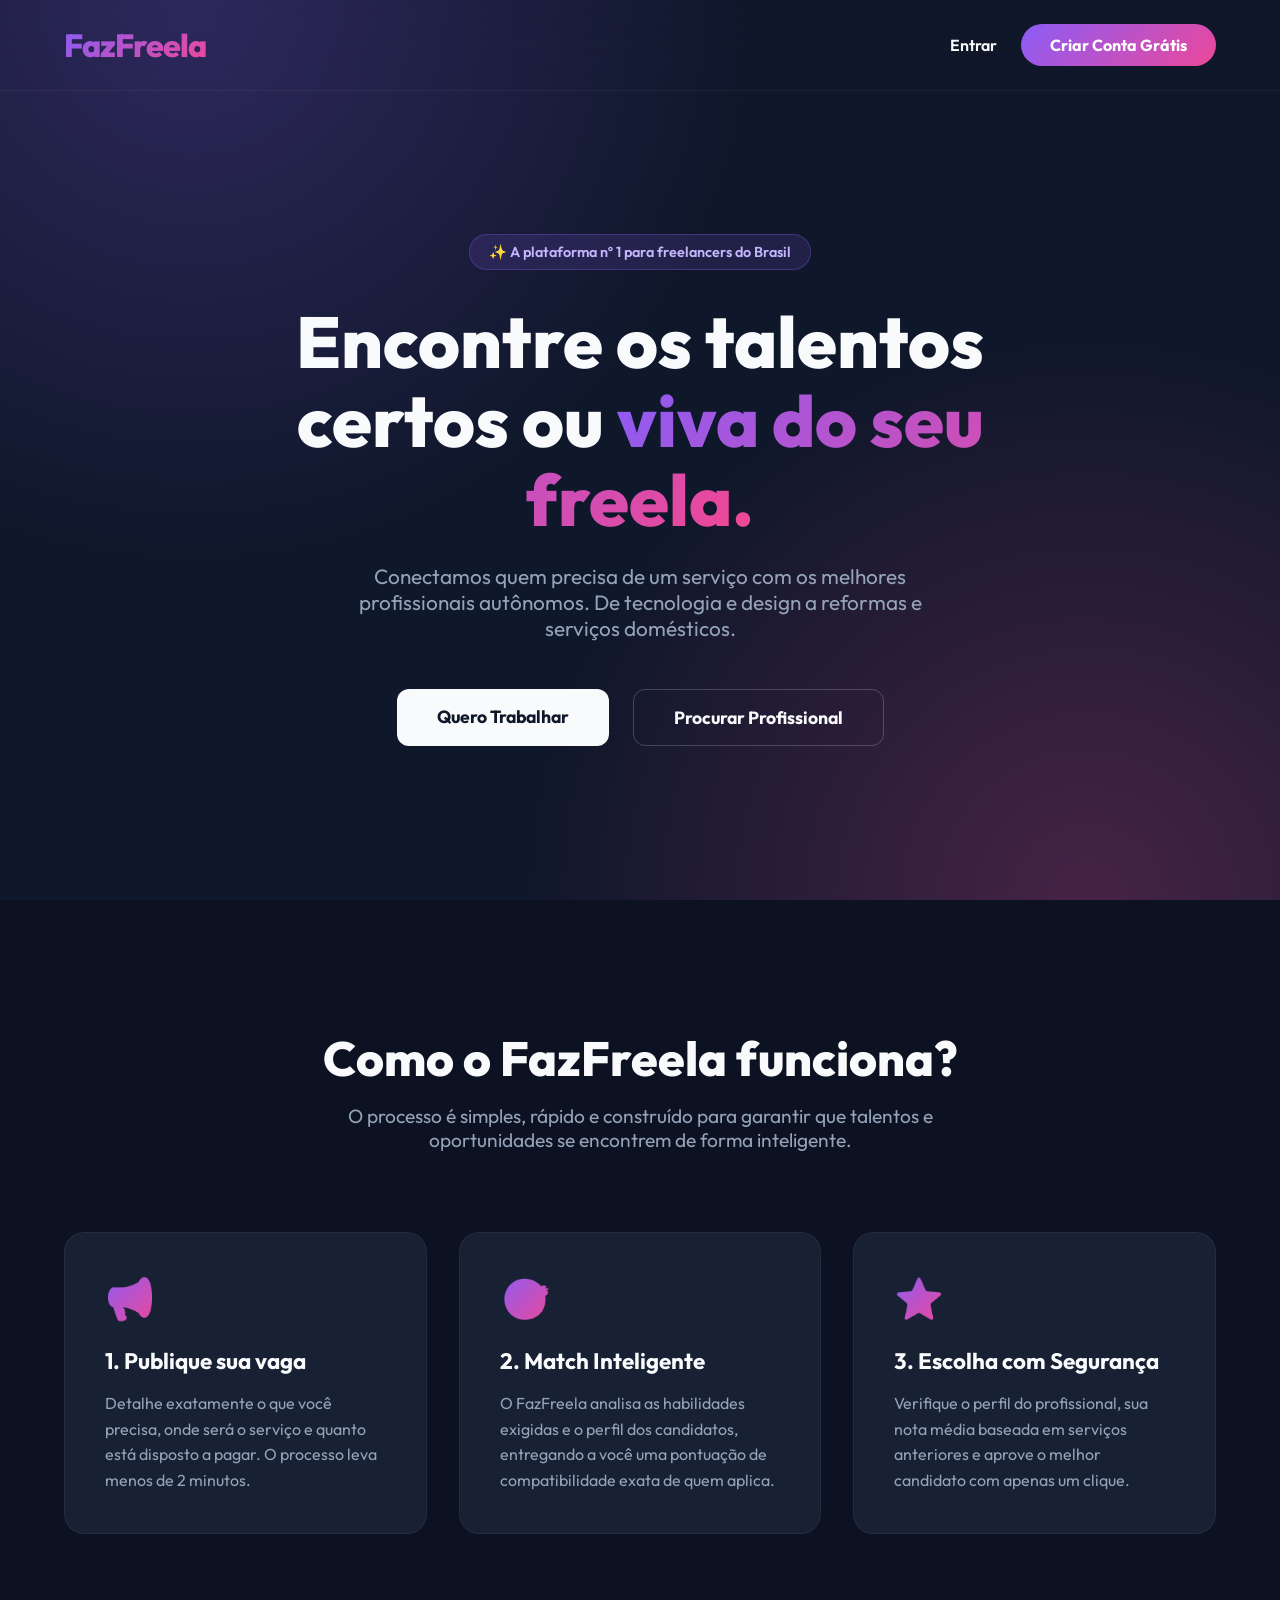
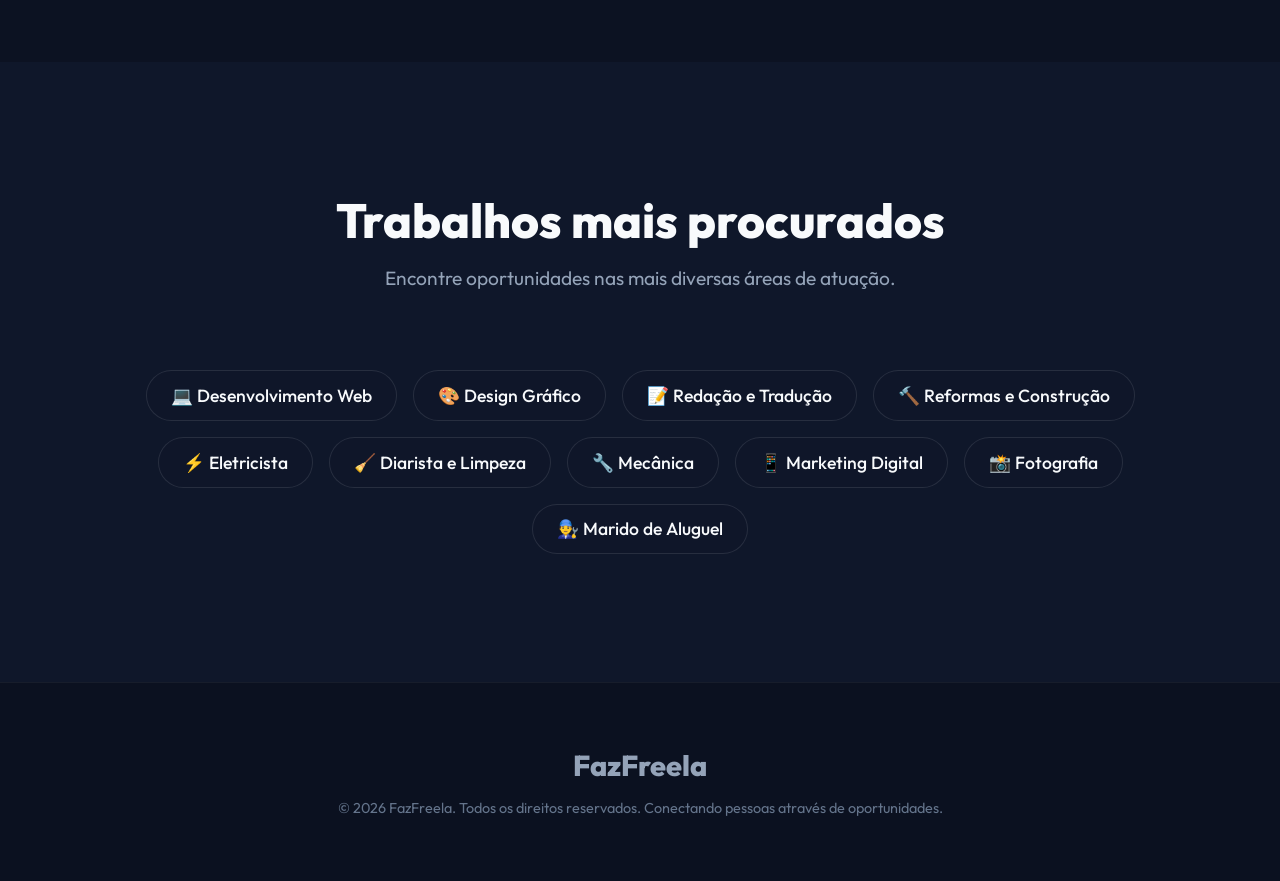
<file: src/main/resources/templates/index.html>
<!DOCTYPE html>
<html lang="pt-BR" xmlns:th="http://www.thymeleaf.org">
<head>
    <meta charset="UTF-8">
    <meta name="viewport" content="width=device-width, initial-scale=1.0">
    <title>FazFreela - Conectando Talentos a Oportunidades</title>
    <link href="https://fonts.googleapis.com/css2?family=Outfit:wght@300;400;500;600;700;800&display=swap" rel="stylesheet">
    <style>
        :root {
            --bg-color: #0f172a;
            --primary: #8b5cf6;
            --secondary: #ec4899;
            --text-main: #f8fafc;
            --text-muted: #94a3b8;
            --card-bg: rgba(30, 41, 59, 0.7);
        }

        * {
            margin: 0;
            padding: 0;
            box-sizing: border-box;
            font-family: 'Outfit', sans-serif;
            scroll-behavior: smooth;
        }

        body {
            background-color: var(--bg-color);
            color: var(--text-main);
            overflow-x: hidden;
            background-image: radial-gradient(circle at 15% 0%, rgba(139, 92, 246, 0.25), transparent 40%),
                              radial-gradient(circle at 85% 100%, rgba(236, 72, 153, 0.25), transparent 40%);
            background-attachment: fixed;
        }

        /* Navbar */
        .navbar {
            padding: 1.5rem 5%;
            display: flex;
            justify-content: space-between;
            align-items: center;
            backdrop-filter: blur(20px);
            position: fixed;
            top: 0;
            width: 100%;
            z-index: 1000;
            border-bottom: 1px solid rgba(255, 255, 255, 0.05);
            transition: background 0.3s ease;
        }
        
        .navbar.scrolled {
            background: rgba(15, 23, 42, 0.85);
            box-shadow: 0 10px 30px rgba(0,0,0,0.3);
        }

        .logo {
            font-size: 2rem;
            font-weight: 800;
            background: linear-gradient(135deg, var(--primary), var(--secondary));
            -webkit-background-clip: text;
            -webkit-text-fill-color: transparent;
            text-decoration: none;
            letter-spacing: -1px;
        }

        .nav-actions {
            display: flex;
            gap: 1.5rem;
            align-items: center;
        }

        .btn-login {
            color: var(--text-main);
            text-decoration: none;
            font-weight: 600;
            transition: color 0.3s;
        }

        .btn-login:hover {
            color: var(--primary);
        }

        .btn-register {
            background: linear-gradient(135deg, var(--primary), var(--secondary));
            color: white;
            text-decoration: none;
            padding: 0.7rem 1.8rem;
            border-radius: 99px;
            font-weight: 700;
            transition: transform 0.3s, box-shadow 0.3s;
        }

        .btn-register:hover {
            transform: translateY(-2px);
            box-shadow: 0 10px 25px rgba(139, 92, 246, 0.4);
        }

        /* Hero Section */
        .hero {
            min-height: 100vh;
            display: flex;
            flex-direction: column;
            justify-content: center;
            align-items: center;
            text-align: center;
            padding: 0 2rem;
            padding-top: 5rem;
        }

        .hero-badge {
            background: rgba(139, 92, 246, 0.15);
            border: 1px solid rgba(139, 92, 246, 0.3);
            color: #c4b5fd;
            padding: 0.5rem 1.2rem;
            border-radius: 99px;
            font-size: 0.9rem;
            font-weight: 600;
            margin-bottom: 2rem;
            animation: fadeInDown 1s ease;
        }

        .hero h1 {
            font-size: 4.5rem;
            font-weight: 800;
            line-height: 1.1;
            margin-bottom: 1.5rem;
            max-width: 900px;
            animation: fadeInUp 1s ease 0.2s both;
        }

        .hero h1 span {
            background: linear-gradient(135deg, var(--primary), var(--secondary), #f59e0b);
            background-size: 200% auto;
            -webkit-background-clip: text;
            -webkit-text-fill-color: transparent;
            animation: gradientMove 5s linear infinite;
        }

        .hero p {
            font-size: 1.3rem;
            color: var(--text-muted);
            max-width: 600px;
            margin-bottom: 3rem;
            animation: fadeInUp 1s ease 0.4s both;
        }

        .hero-cta {
            display: flex;
            gap: 1.5rem;
            animation: fadeInUp 1s ease 0.6s both;
        }

        .btn-primary {
            background: var(--text-main);
            color: var(--bg-color);
            padding: 1rem 2.5rem;
            border-radius: 12px;
            text-decoration: none;
            font-size: 1.1rem;
            font-weight: 700;
            transition: all 0.3s;
        }

        .btn-primary:hover {
            transform: translateY(-3px);
            box-shadow: 0 10px 30px rgba(255,255,255,0.2);
            background: #e2e8f0;
        }

        .btn-outline {
            background: transparent;
            color: var(--text-main);
            border: 1px solid rgba(255,255,255,0.2);
            padding: 1rem 2.5rem;
            border-radius: 12px;
            text-decoration: none;
            font-size: 1.1rem;
            font-weight: 700;
            transition: all 0.3s;
            backdrop-filter: blur(10px);
        }

        .btn-outline:hover {
            background: rgba(255,255,255,0.05);
            border-color: var(--primary);
            transform: translateY(-3px);
        }

        /* Features */
        .features {
            padding: 8rem 5%;
            background: rgba(0,0,0,0.2);
            position: relative;
        }

        .section-header {
            text-align: center;
            margin-bottom: 5rem;
        }

        .section-header h2 {
            font-size: 3rem;
            font-weight: 800;
            margin-bottom: 1rem;
        }

        .section-header p {
            color: var(--text-muted);
            font-size: 1.2rem;
            max-width: 600px;
            margin: 0 auto;
        }

        .grid-features {
            display: grid;
            grid-template-columns: repeat(auto-fit, minmax(300px, 1fr));
            gap: 2rem;
            max-width: 1200px;
            margin: 0 auto;
        }

        .feature-card {
            background: var(--card-bg);
            border: 1px solid rgba(255,255,255,0.05);
            padding: 2.5rem;
            border-radius: 20px;
            backdrop-filter: blur(16px);
            transition: all 0.4s ease;
            position: relative;
            overflow: hidden;
        }

        .feature-card::before {
            content: '';
            position: absolute;
            top: 0; left: 0; width: 100%; height: 100%;
            background: linear-gradient(135deg, rgba(139,92,246,0.1), transparent);
            opacity: 0;
            transition: opacity 0.4s ease;
        }

        .feature-card:hover {
            transform: translateY(-10px);
            border-color: rgba(139, 92, 246, 0.3);
            box-shadow: 0 20px 40px rgba(0,0,0,0.3);
        }

        .feature-card:hover::before {
            opacity: 1;
        }

        .feature-icon {
            font-size: 2.5rem;
            margin-bottom: 1.5rem;
            display: inline-block;
            background: linear-gradient(135deg, var(--primary), var(--secondary));
            -webkit-background-clip: text;
            -webkit-text-fill-color: transparent;
        }

        .feature-card h3 {
            font-size: 1.4rem;
            margin-bottom: 1rem;
            font-weight: 700;
        }

        .feature-card p {
            color: var(--text-muted);
            line-height: 1.6;
        }

        /* Categorias */
        .categories {
            padding: 8rem 5%;
            max-width: 1200px;
            margin: 0 auto;
        }

        .cat-pills {
            display: flex;
            flex-wrap: wrap;
            justify-content: center;
            gap: 1rem;
            margin-top: 3rem;
        }

        .cat-pill {
            background: rgba(15, 23, 42, 0.6);
            border: 1px solid rgba(255,255,255,0.1);
            color: var(--text-main);
            padding: 0.8rem 1.5rem;
            border-radius: 99px;
            font-size: 1.1rem;
            font-weight: 500;
            cursor: pointer;
            transition: all 0.3s;
            display: flex;
            align-items: center;
            gap: 0.5rem;
        }

        .cat-pill:hover {
            background: rgba(139, 92, 246, 0.2);
            border-color: var(--primary);
            transform: scale(1.05);
        }

        /* Footer */
        footer {
            background: #0b1120;
            padding: 4rem 5%;
            text-align: center;
            border-top: 1px solid rgba(255,255,255,0.05);
        }

        .footer-logo {
            font-size: 1.8rem;
            font-weight: 800;
            color: var(--text-muted);
            margin-bottom: 1rem;
        }
        
        .footer-text {
            color: #64748b;
            font-size: 0.9rem;
        }

        /* Keyframes */
        @keyframes fadeInUp {
            from { opacity: 0; transform: translateY(30px); }
            to { opacity: 1; transform: translateY(0); }
        }

        @keyframes fadeInDown {
            from { opacity: 0; transform: translateY(-20px); }
            to { opacity: 1; transform: translateY(0); }
        }

        @keyframes gradientMove {
            0% { background-position: 0% 50%; }
            50% { background-position: 100% 50%; }
            100% { background-position: 0% 50%; }
        }

        @media (max-width: 768px) {
            .hero h1 { font-size: 3rem; }
            .hero-cta { flex-direction: column; width: 100%; max-width: 300px; }
            .btn-primary, .btn-outline { width: 100%; text-align: center; }
            .nav-actions .btn-login { display: none; }
        }
    </style>
</head>
<body>

    <!-- Navbar -->
    <nav class="navbar" id="navbar">
        <a href="/" class="logo">FazFreela</a>
        <div class="nav-actions">
            <a href="/login" class="btn-login">Entrar</a>
            <a href="/cadastro" class="btn-register">Criar Conta Grátis</a>
        </div>
    </nav>

    <!-- Hero Section -->
    <section class="hero">
        <div class="hero-badge">✨ A plataforma nº 1 para freelancers do Brasil</div>
        <h1>Encontre os talentos certos ou <span>viva do seu freela.</span></h1>
        <p>Conectamos quem precisa de um serviço com os melhores profissionais autônomos. De tecnologia e design a reformas e serviços domésticos.</p>
        <div class="hero-cta">
            <a href="/cadastro" class="btn-primary">Quero Trabalhar</a>
            <a href="/login" class="btn-outline">Procurar Profissional</a>
        </div>
    </section>

    <!-- Como Funciona Section -->
    <section class="features" id="como-funciona">
        <div class="section-header">
            <h2>Como o FazFreela funciona?</h2>
            <p>O processo é simples, rápido e construído para garantir que talentos e oportunidades se encontrem de forma inteligente.</p>
        </div>

        <div class="grid-features">
            <div class="feature-card">
                <div class="feature-icon">📢</div>
                <h3>1. Publique sua vaga</h3>
                <p>Detalhe exatamente o que você precisa, onde será o serviço e quanto está disposto a pagar. O processo leva menos de 2 minutos.</p>
            </div>
            
            <div class="feature-card">
                <div class="feature-icon">🎯</div>
                <h3>2. Match Inteligente</h3>
                <p>O FazFreela analisa as habilidades exigidas e o perfil dos candidatos, entregando a você uma pontuação de compatibilidade exata de quem aplica.</p>
            </div>
            
            <div class="feature-card">
                <div class="feature-icon">⭐</div>
                <h3>3. Escolha com Segurança</h3>
                <p>Verifique o perfil do profissional, sua nota média baseada em serviços anteriores e aprove o melhor candidato com apenas um clique.</p>
            </div>
        </div>
    </section>

    <!-- Categorias Populares -->
    <section class="categories">
        <div class="section-header">
            <h2>Trabalhos mais procurados</h2>
            <p>Encontre oportunidades nas mais diversas áreas de atuação.</p>
        </div>

        <div class="cat-pills">
            <div class="cat-pill">💻 Desenvolvimento Web</div>
            <div class="cat-pill">🎨 Design Gráfico</div>
            <div class="cat-pill">📝 Redação e Tradução</div>
            <div class="cat-pill">🔨 Reformas e Construção</div>
            <div class="cat-pill">⚡ Eletricista</div>
            <div class="cat-pill">🧹 Diarista e Limpeza</div>
            <div class="cat-pill">🔧 Mecânica</div>
            <div class="cat-pill">📱 Marketing Digital</div>
            <div class="cat-pill">📸 Fotografia</div>
            <div class="cat-pill">👨‍🔧 Marido de Aluguel</div>
        </div>
    </section>

    <!-- Footer -->
    <footer>
        <div class="footer-logo">FazFreela</div>
        <p class="footer-text">© 2026 FazFreela. Todos os direitos reservados. Conectando pessoas através de oportunidades.</p>
    </footer>

    <script>
        // Efeito blur no navbar ao dar scroll
        window.addEventListener('scroll', () => {
            const navbar = document.getElementById('navbar');
            if (window.scrollY > 50) {
                navbar.classList.add('scrolled');
            } else {
                navbar.classList.remove('scrolled');
            }
        });

        // Interação simples de clique nas categorias
        document.querySelectorAll('.cat-pill').forEach(pill => {
            pill.addEventListener('click', () => {
                window.location.href = '/login';
            });
        });
    </script>
</body>
</html>
</file>
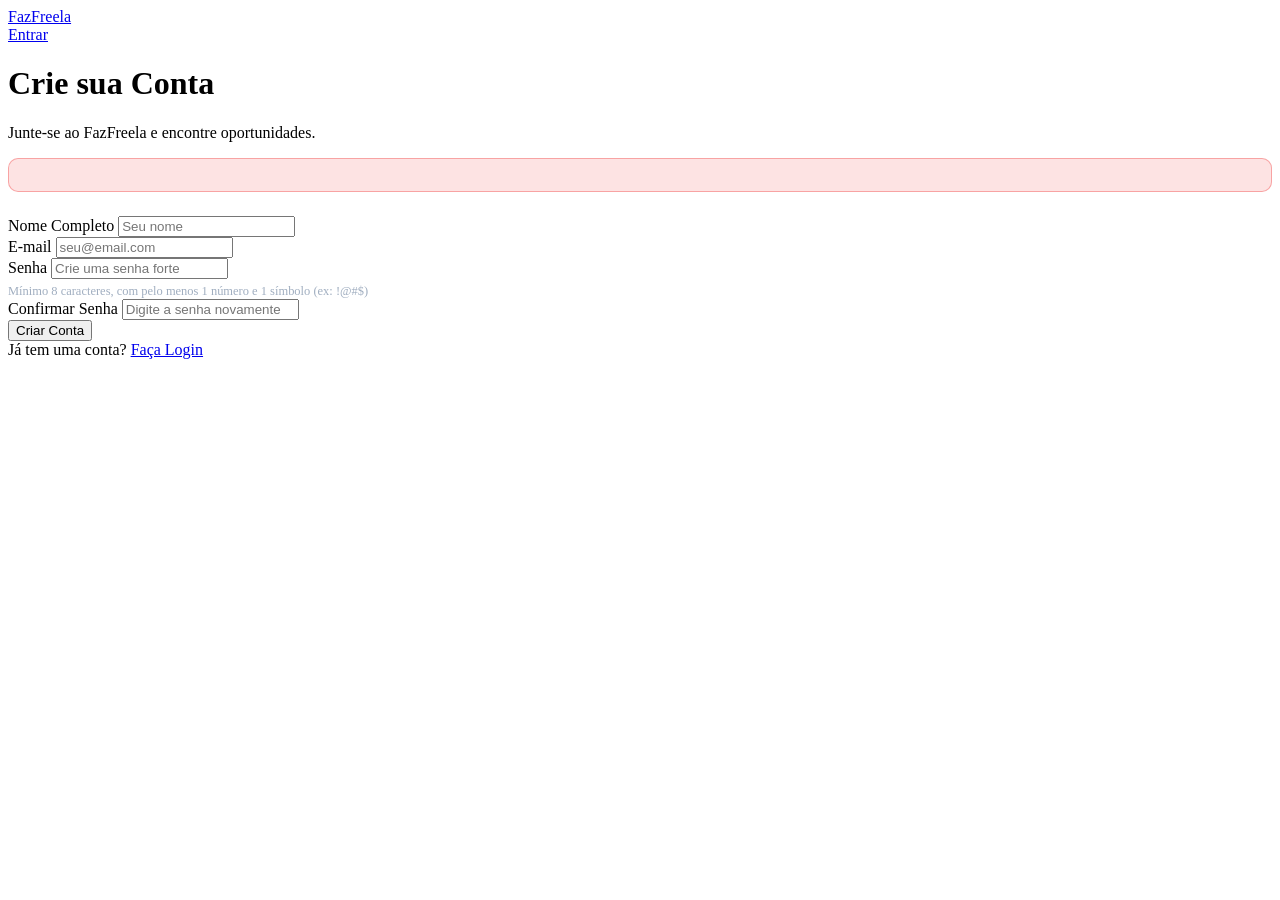
<file: src/main/resources/templates/cadastro.html>
<!DOCTYPE html>
<html xmlns:th="http://www.thymeleaf.org" lang="pt-BR">
<head>
    <meta charset="UTF-8">
    <meta name="viewport" content="width=device-width, initial-scale=1.0">
    <title>FazFreela - Cadastro</title>
    <link rel="stylesheet" th:href="@{/css/style.css}">
</head>
<body>

    <nav class="navbar">
        <a href="/" class="logo">FazFreela</a>
        <div class="nav-links">
            <a href="/login">Entrar</a>
        </div>
    </nav>

    <div class="auth-wrapper">
        <div class="auth-box">
            <h1 class="auth-title">Crie sua Conta</h1>
            <p class="auth-subtitle">Junte-se ao FazFreela e encontre oportunidades.</p>

            <div th:if="${erro}" style="background: rgba(239,68,68,0.15); border: 1px solid rgba(239,68,68,0.4); color: #f87171; padding: 1rem; border-radius: 10px; margin-bottom: 1.5rem; font-weight: 600;" th:text="${erro}"></div>

            <form th:action="@{/cadastro}" method="POST">
                <div class="input-group">
                    <label for="nome">Nome Completo</label>
                    <input type="text" id="nome" name="nome" placeholder="Seu nome" th:value="${nome}" required>
                </div>

                <div class="input-group">
                    <label for="email">E-mail</label>
                    <input type="email" id="email" name="email" placeholder="seu@email.com" th:value="${email}" required>
                </div>
                

                <div class="input-group">
                    <label for="senha">Senha</label>
                    <input type="password" id="senha" name="senha" placeholder="Crie uma senha forte" minlength="8" required>
                    <small style="color: #a0aec0; font-size: 0.78rem; margin-top: 0.3rem; display: block;">
                        Mínimo 8 caracteres, com pelo menos 1 número e 1 símbolo (ex: !@#$)
                    </small>
                </div>

                <div class="input-group">
                    <label for="confirmarSenha">Confirmar Senha</label>
                    <input type="password" id="confirmarSenha" name="confirmarSenha" placeholder="Digite a senha novamente" minlength="8" required>
                </div>

                <button type="submit" class="btn-primary">Criar Conta</button>
            </form>

            <div class="auth-links">
                Já tem uma conta? <a href="/login">Faça Login</a>
            </div>
        </div>
    </div>

</body>
</html>
</file>
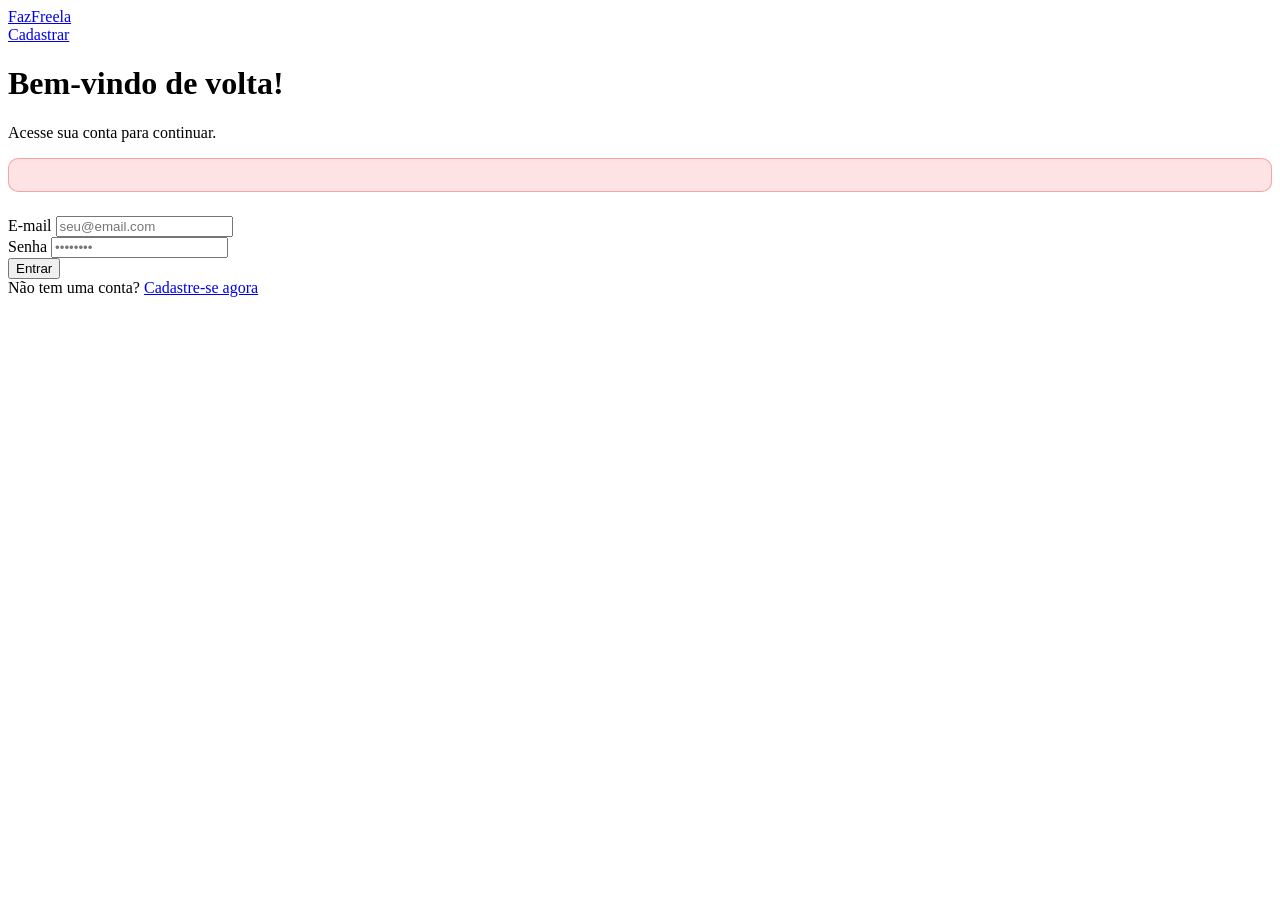
<file: src/main/resources/templates/login.html>
<!DOCTYPE html>
<html xmlns:th="http://www.thymeleaf.org" lang="pt-BR">
<head>
    <meta charset="UTF-8">
    <meta name="viewport" content="width=device-width, initial-scale=1.0">
    <title>FazFreela - Login</title>
    <link rel="stylesheet" th:href="@{/css/style.css}">
</head>
<body>

    <nav class="navbar">
        <a href="/" class="logo">FazFreela</a>
        <div class="nav-links">
            <a href="/cadastro">Cadastrar</a>
        </div>
    </nav>

    <div class="auth-wrapper">
        <div class="auth-box">
            <h1 class="auth-title">Bem-vindo de volta!</h1>
            <p class="auth-subtitle">Acesse sua conta para continuar.</p>

            <div th:if="${erro}" style="background: rgba(239,68,68,0.15); border: 1px solid rgba(239,68,68,0.4); color: #f87171; padding: 1rem; border-radius: 10px; margin-bottom: 1.5rem; font-weight: 600;" th:text="${erro}"></div>

            <form th:action="@{/login}" method="POST">
                <div class="input-group">
                    <label for="email">E-mail</label>
                    <input type="email" id="email" name="email" placeholder="seu@email.com" required>
                </div>
                
                <div class="input-group">
                    <label for="senha">Senha</label>
                    <input type="password" id="senha" name="senha" placeholder="••••••••" required>
                </div>

                <button type="submit" class="btn-primary">Entrar</button>
            </form>

            <div class="auth-links">
                Não tem uma conta? <a href="/cadastro">Cadastre-se agora</a>
            </div>
        </div>
    </div>

</body>
</html>
</file>
